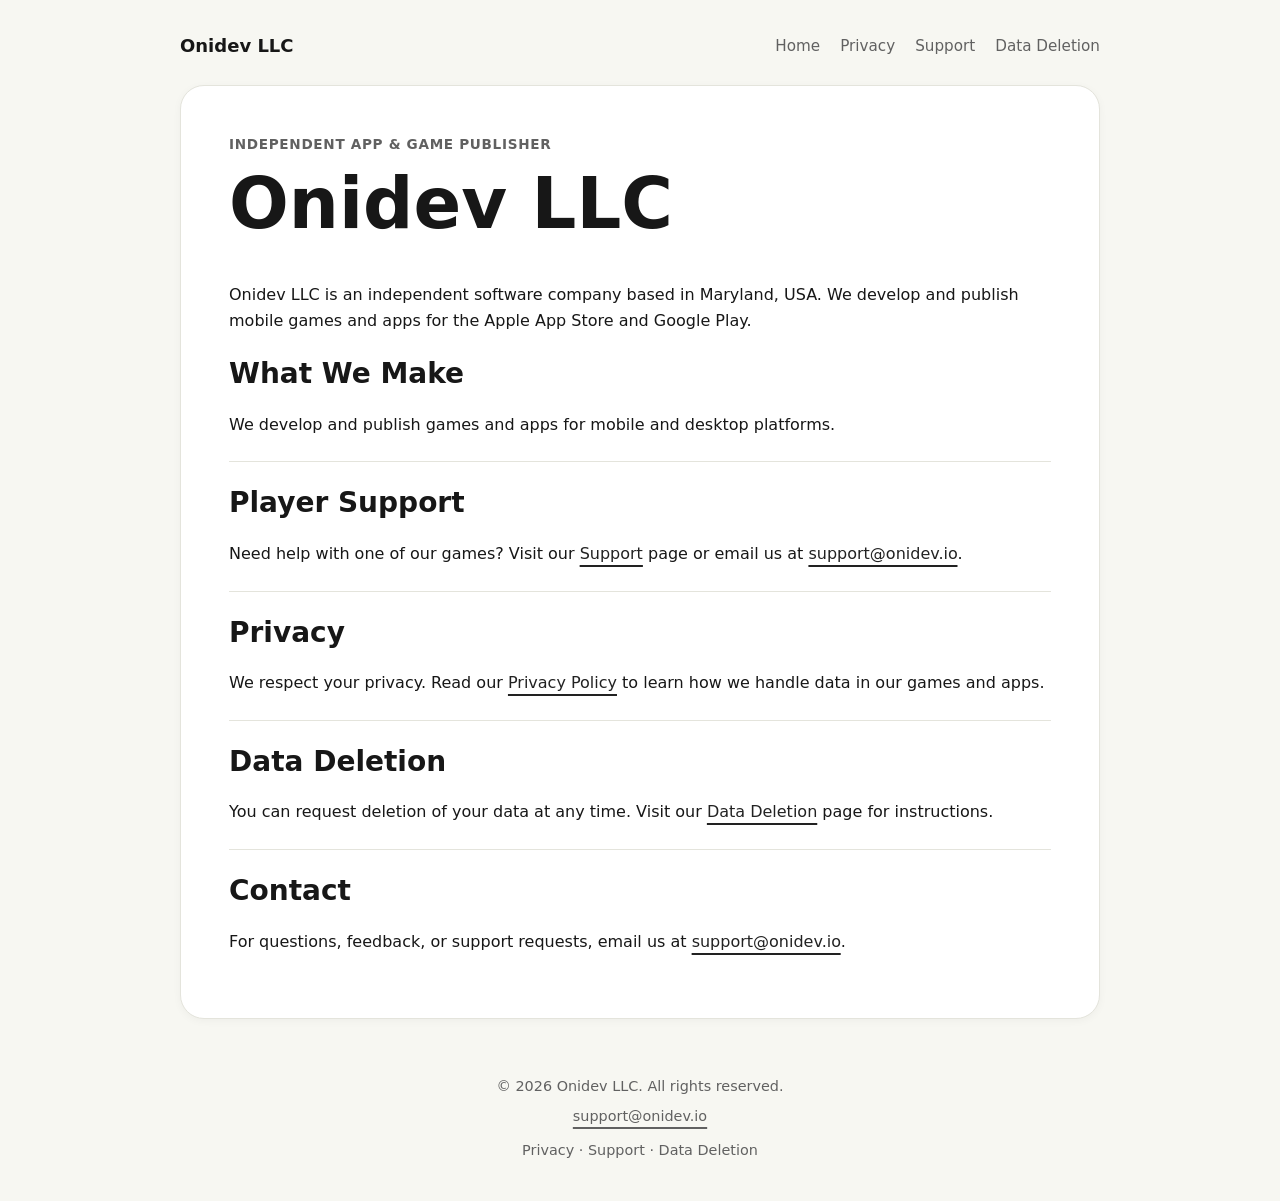
<file: index.html>
<!DOCTYPE html>
<html lang="en">
<head>
  <meta charset="UTF-8">
  <meta name="viewport" content="width=device-width, initial-scale=1.0">
  <meta name="description" content="Onidev LLC is an independent app and game publisher based in Maryland, USA.">
  <title>Onidev LLC</title>
  <link rel="stylesheet" href="./assets/styles.css">
</head>
<body>
  <header>
    <nav aria-label="Main navigation">
      <a class="brand" href="./">Onidev LLC</a>
      <div class="links">
        <a href="./">Home</a>
        <a href="./privacy/">Privacy</a>
        <a href="./support/">Support</a>
        <a href="./data-deletion/">Data Deletion</a>
      </div>
    </nav>
  </header>

  <main>
    <article class="card">
      <p class="eyebrow">Independent App &amp; Game Publisher</p>
      <h1>Onidev LLC</h1>
      <!-- Placeholder: [COMPANY_LEGAL_NAME] = Onidev LLC -->
      <!-- Placeholder: [COMPANY_COUNTRY_OR_STATE] = Maryland, USA -->
      <p>Onidev LLC is an independent software company based in Maryland, USA. We develop and publish mobile games and apps for the Apple App Store and Google Play.</p>

      <section class="section">
        <h2>What We Make</h2>
        <p>We develop and publish games and apps for mobile and desktop platforms.</p>
      </section>

      <section class="section">
        <h2>Player Support</h2>
        <!-- Placeholder: [SUPPORT_EMAIL] = support@onidev.io -->
        <p>Need help with one of our games? Visit our <a href="./support/">Support</a> page or email us at <a href="mailto:support@onidev.io">support@onidev.io</a>.</p>
      </section>

      <section class="section">
        <h2>Privacy</h2>
        <p>We respect your privacy. Read our <a href="./privacy/">Privacy Policy</a> to learn how we handle data in our games and apps.</p>
      </section>

      <section class="section">
        <h2>Data Deletion</h2>
        <p>You can request deletion of your data at any time. Visit our <a href="./data-deletion/">Data Deletion</a> page for instructions.</p>
      </section>

      <section class="section">
        <h2>Contact</h2>
        <!-- Placeholder: [SUPPORT_EMAIL] = support@onidev.io -->
        <p>For questions, feedback, or support requests, email us at <a href="mailto:support@onidev.io">support@onidev.io</a>.</p>
      </section>
    </article>
  </main>

  <footer>
    <div class="footer-content">
      <!-- Placeholder: [COMPANY_LEGAL_NAME] = Onidev LLC -->
      <p>&copy; <span id="year"></span> Onidev LLC. All rights reserved.</p>
      <!-- Placeholder: [SUPPORT_EMAIL] = support@onidev.io -->
      <p><a href="mailto:support@onidev.io">support@onidev.io</a></p>
      <p class="footer-links">
        <a href="./privacy/">Privacy</a> &middot;
        <a href="./support/">Support</a> &middot;
        <a href="./data-deletion/">Data Deletion</a>
      </p>
    </div>
  </footer>

  <script>
    document.getElementById("year").textContent = new Date().getFullYear();
  </script>
</body>
</html>
</file>
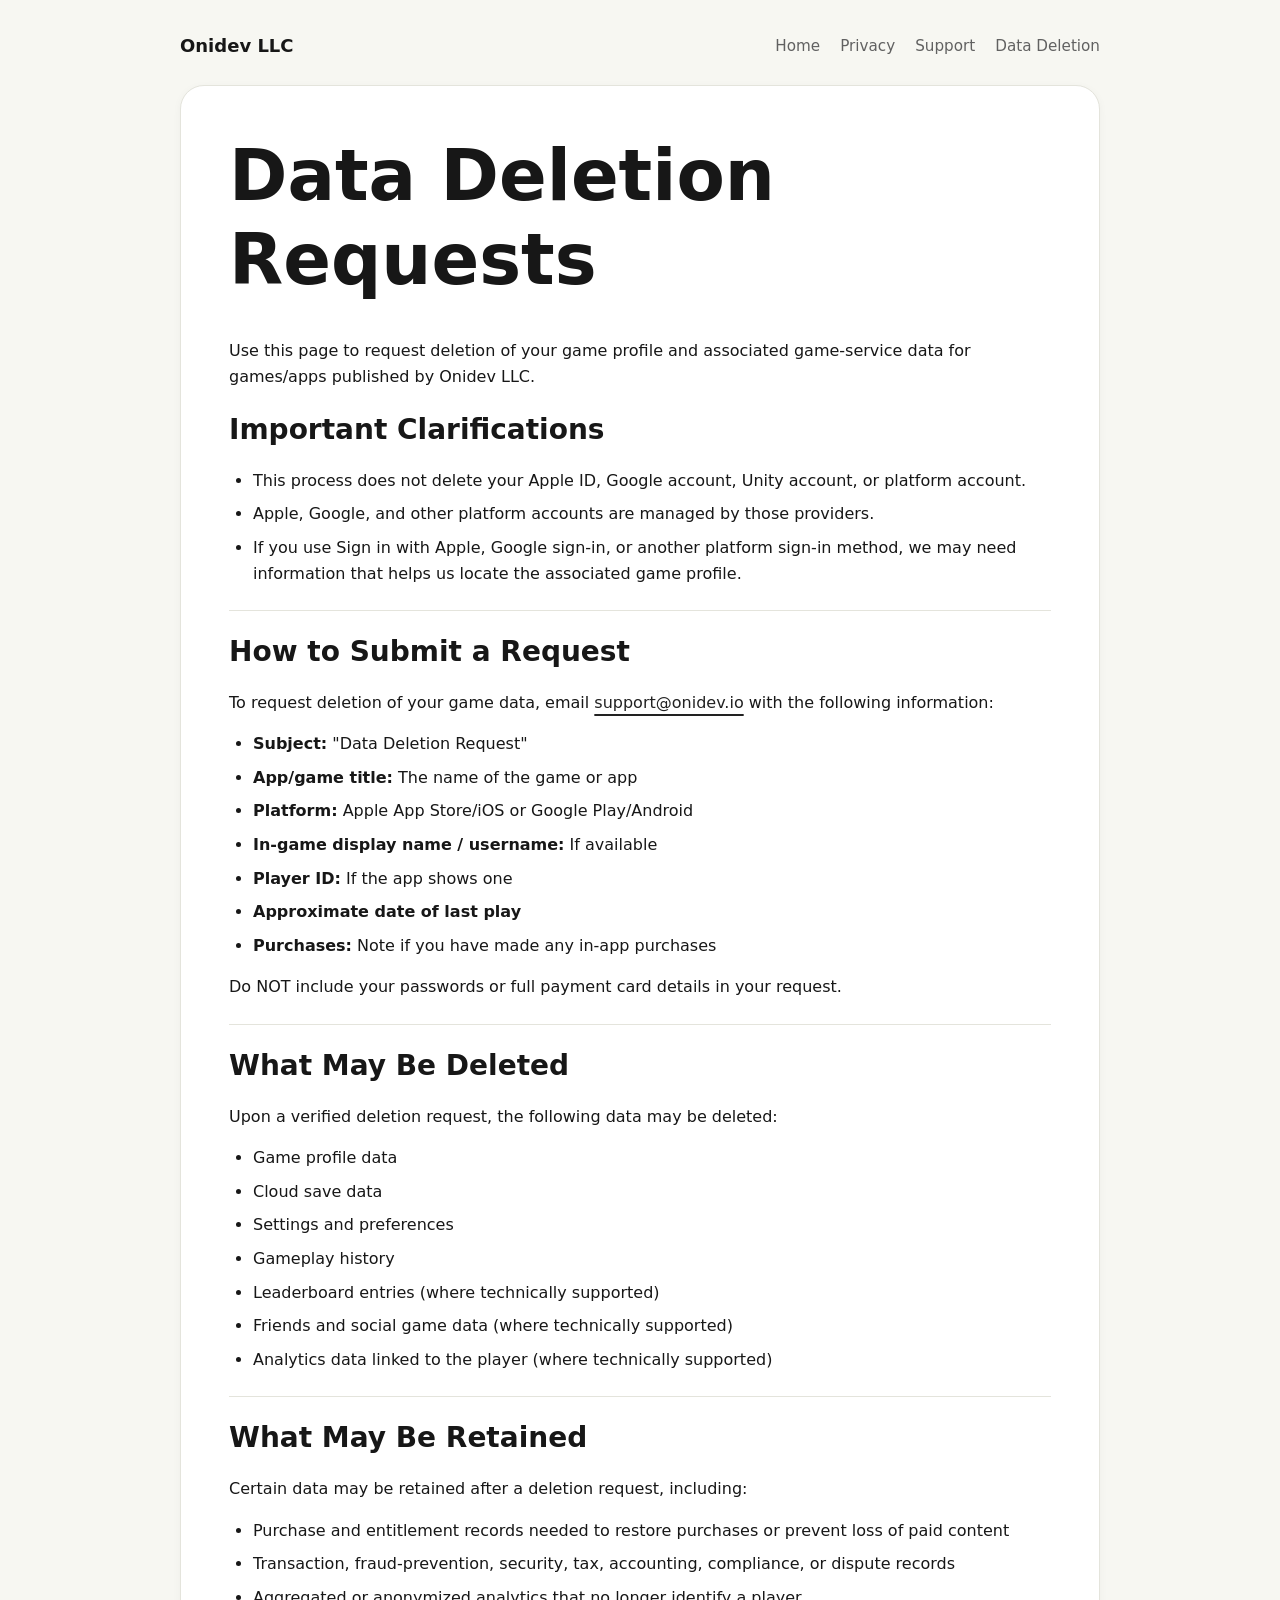
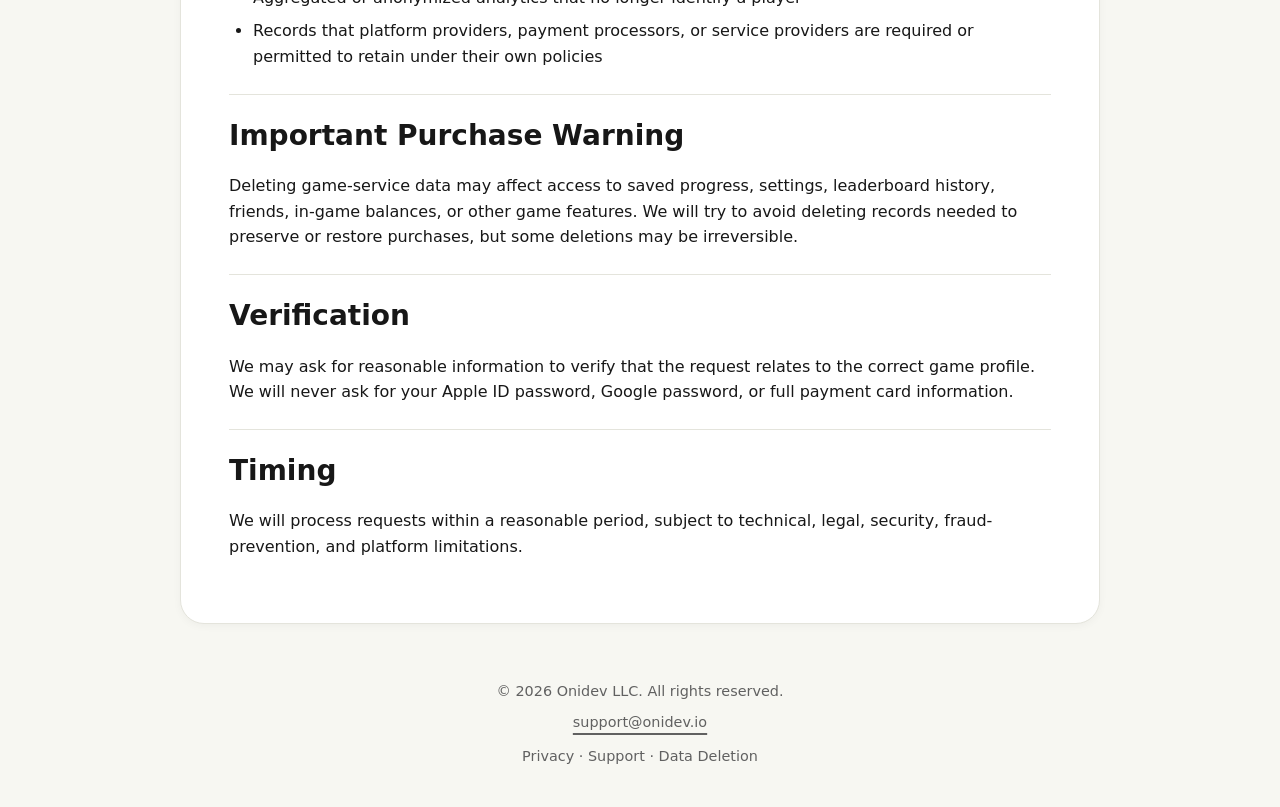
<file: data-deletion/index.html>
<!DOCTYPE html>
<html lang="en">
<head>
  <meta charset="UTF-8">
  <meta name="viewport" content="width=device-width, initial-scale=1.0">
  <meta name="description" content="Request deletion of your game profile and associated game-service data for games and apps published by Onidev LLC.">
  <title>Data Deletion | Onidev LLC</title>
  <link rel="stylesheet" href="../assets/styles.css">
</head>
<body>
  <header>
    <nav aria-label="Main navigation">
      <a class="brand" href="../">Onidev LLC</a>
      <div class="links">
        <a href="../">Home</a>
        <a href="../privacy/">Privacy</a>
        <a href="../support/">Support</a>
        <a href="../data-deletion/">Data Deletion</a>
      </div>
    </nav>
  </header>

  <main>
    <article class="card">
      <h1>Data Deletion Requests</h1>
      <!-- Placeholder: [COMPANY_LEGAL_NAME] = Onidev LLC -->
      <p>Use this page to request deletion of your game profile and associated game-service data for games/apps published by Onidev LLC.</p>

      <section class="section">
        <h2>Important Clarifications</h2>
        <ul>
          <li>This process does not delete your Apple ID, Google account, Unity account, or platform account.</li>
          <li>Apple, Google, and other platform accounts are managed by those providers.</li>
          <li>If you use Sign in with Apple, Google sign-in, or another platform sign-in method, we may need information that helps us locate the associated game profile.</li>
        </ul>
      </section>

      <section class="section">
        <h2>How to Submit a Request</h2>
        <!-- Placeholder: [SUPPORT_EMAIL] = support@onidev.io -->
        <p>To request deletion of your game data, email <a href="mailto:support@onidev.io">support@onidev.io</a> with the following information:</p>
        <ul>
          <li><strong>Subject:</strong> "Data Deletion Request"</li>
          <li><strong>App/game title:</strong> The name of the game or app</li>
          <li><strong>Platform:</strong> Apple App Store/iOS or Google Play/Android</li>
          <li><strong>In-game display name / username:</strong> If available</li>
          <li><strong>Player ID:</strong> If the app shows one</li>
          <li><strong>Approximate date of last play</strong></li>
          <li><strong>Purchases:</strong> Note if you have made any in-app purchases</li>
        </ul>
        <p>Do NOT include your passwords or full payment card details in your request.</p>
      </section>

      <section class="section">
        <h2>What May Be Deleted</h2>
        <p>Upon a verified deletion request, the following data may be deleted:</p>
        <ul>
          <li>Game profile data</li>
          <li>Cloud save data</li>
          <li>Settings and preferences</li>
          <li>Gameplay history</li>
          <li>Leaderboard entries (where technically supported)</li>
          <li>Friends and social game data (where technically supported)</li>
          <li>Analytics data linked to the player (where technically supported)</li>
        </ul>
      </section>

      <section class="section">
        <h2>What May Be Retained</h2>
        <p>Certain data may be retained after a deletion request, including:</p>
        <ul>
          <li>Purchase and entitlement records needed to restore purchases or prevent loss of paid content</li>
          <li>Transaction, fraud-prevention, security, tax, accounting, compliance, or dispute records</li>
          <li>Aggregated or anonymized analytics that no longer identify a player</li>
          <li>Records that platform providers, payment processors, or service providers are required or permitted to retain under their own policies</li>
        </ul>
      </section>

      <section class="section">
        <h2>Important Purchase Warning</h2>
        <p>Deleting game-service data may affect access to saved progress, settings, leaderboard history, friends, in-game balances, or other game features. We will try to avoid deleting records needed to preserve or restore purchases, but some deletions may be irreversible.</p>
      </section>

      <section class="section">
        <h2>Verification</h2>
        <p>We may ask for reasonable information to verify that the request relates to the correct game profile. We will never ask for your Apple ID password, Google password, or full payment card information.</p>
      </section>

      <section class="section">
        <h2>Timing</h2>
        <p>We will process requests within a reasonable period, subject to technical, legal, security, fraud-prevention, and platform limitations.</p>
      </section>
    </article>
  </main>

  <footer>
    <div class="footer-content">
      <!-- Placeholder: [COMPANY_LEGAL_NAME] = Onidev LLC -->
      <p>&copy; <span id="year"></span> Onidev LLC. All rights reserved.</p>
      <!-- Placeholder: [SUPPORT_EMAIL] = support@onidev.io -->
      <p><a href="mailto:support@onidev.io">support@onidev.io</a></p>
      <p class="footer-links">
        <a href="../privacy/">Privacy</a> &middot;
        <a href="../support/">Support</a> &middot;
        <a href="../data-deletion/">Data Deletion</a>
      </p>
    </div>
  </footer>

  <script>
    document.getElementById("year").textContent = new Date().getFullYear();
  </script>
</body>
</html>
</file>
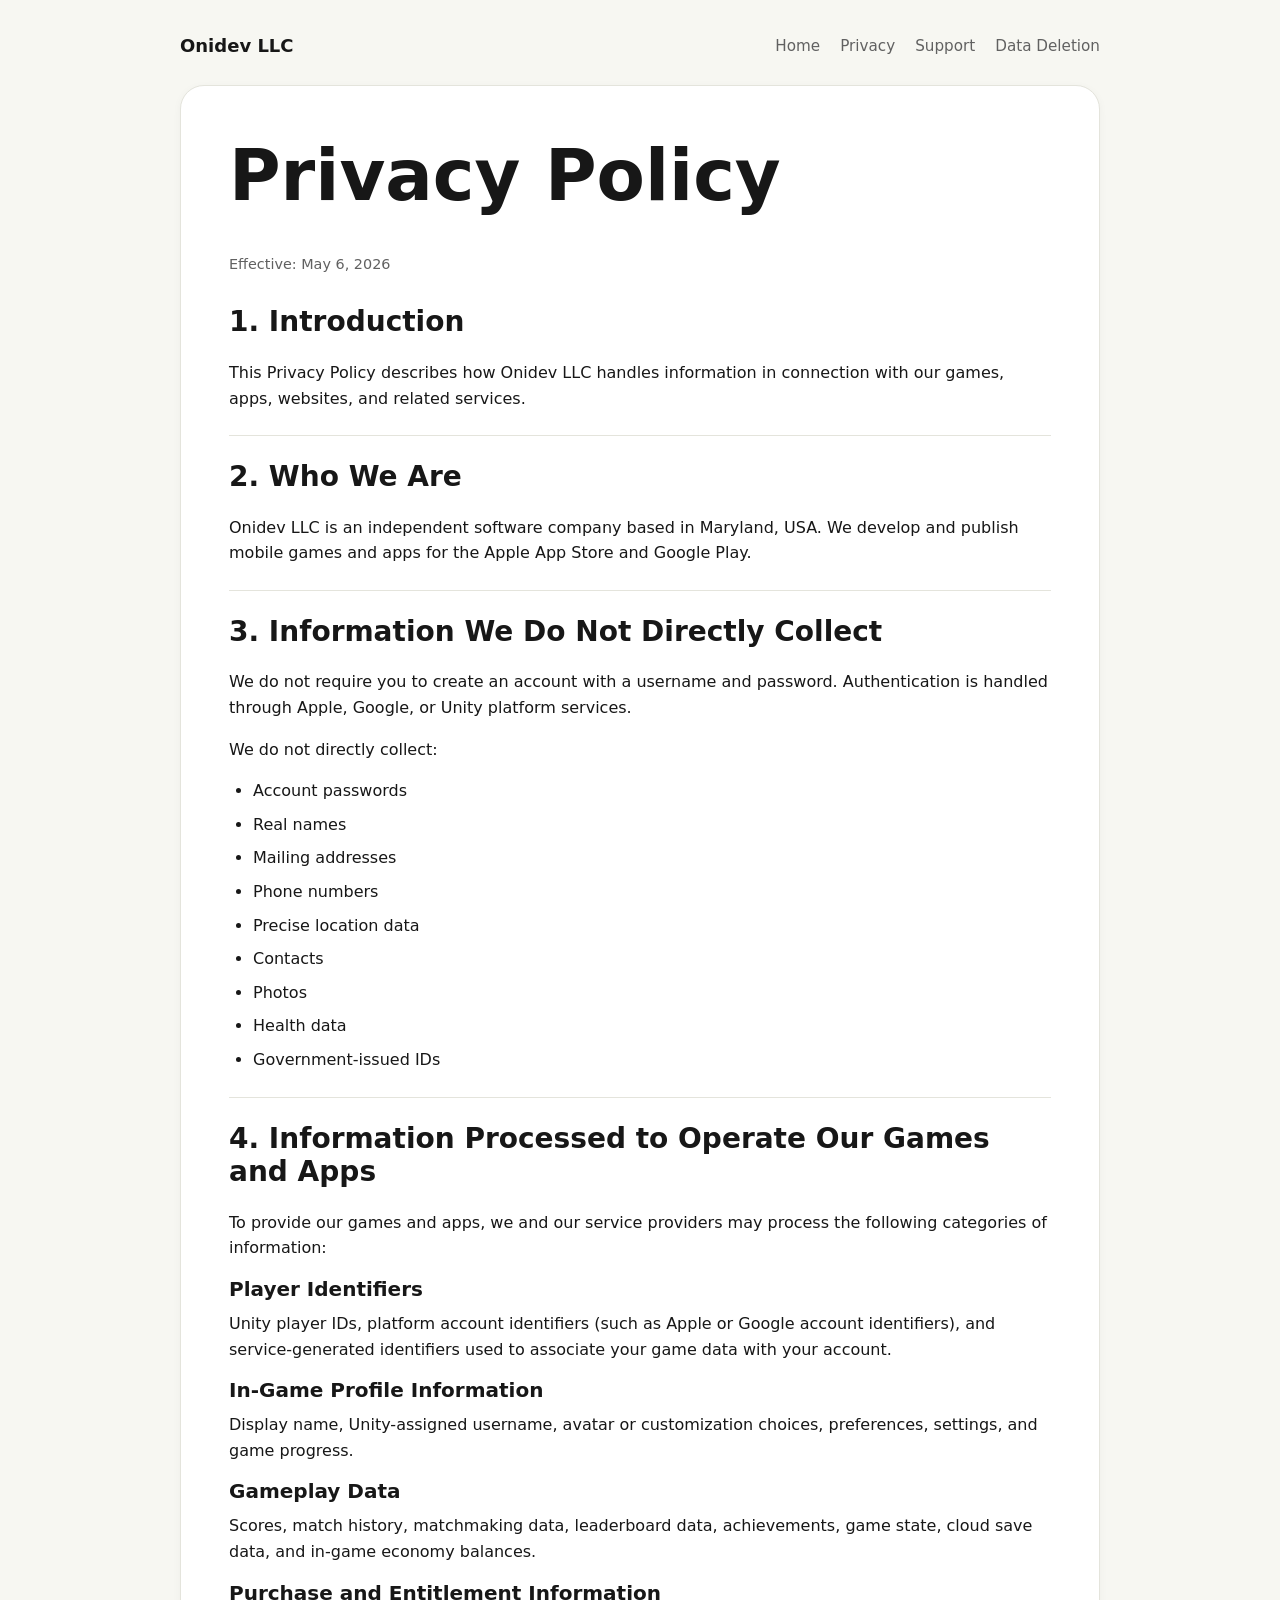
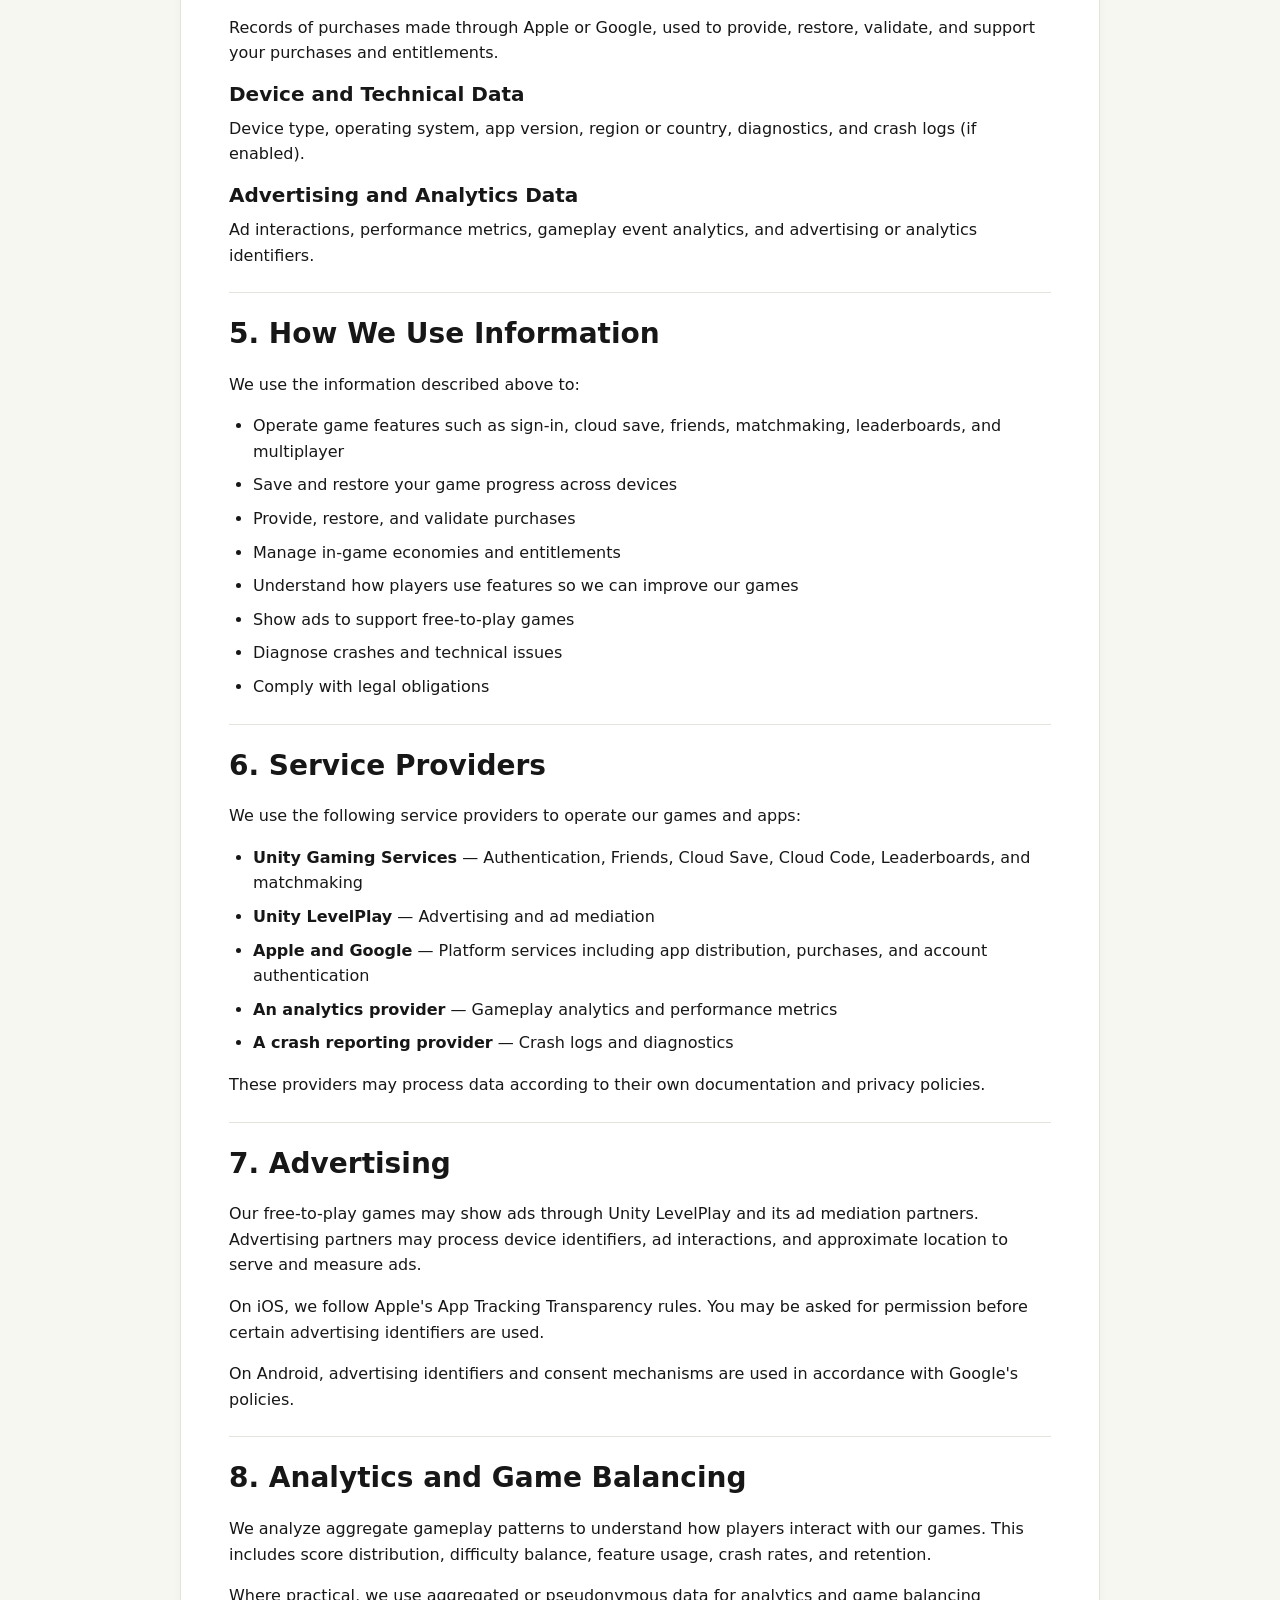
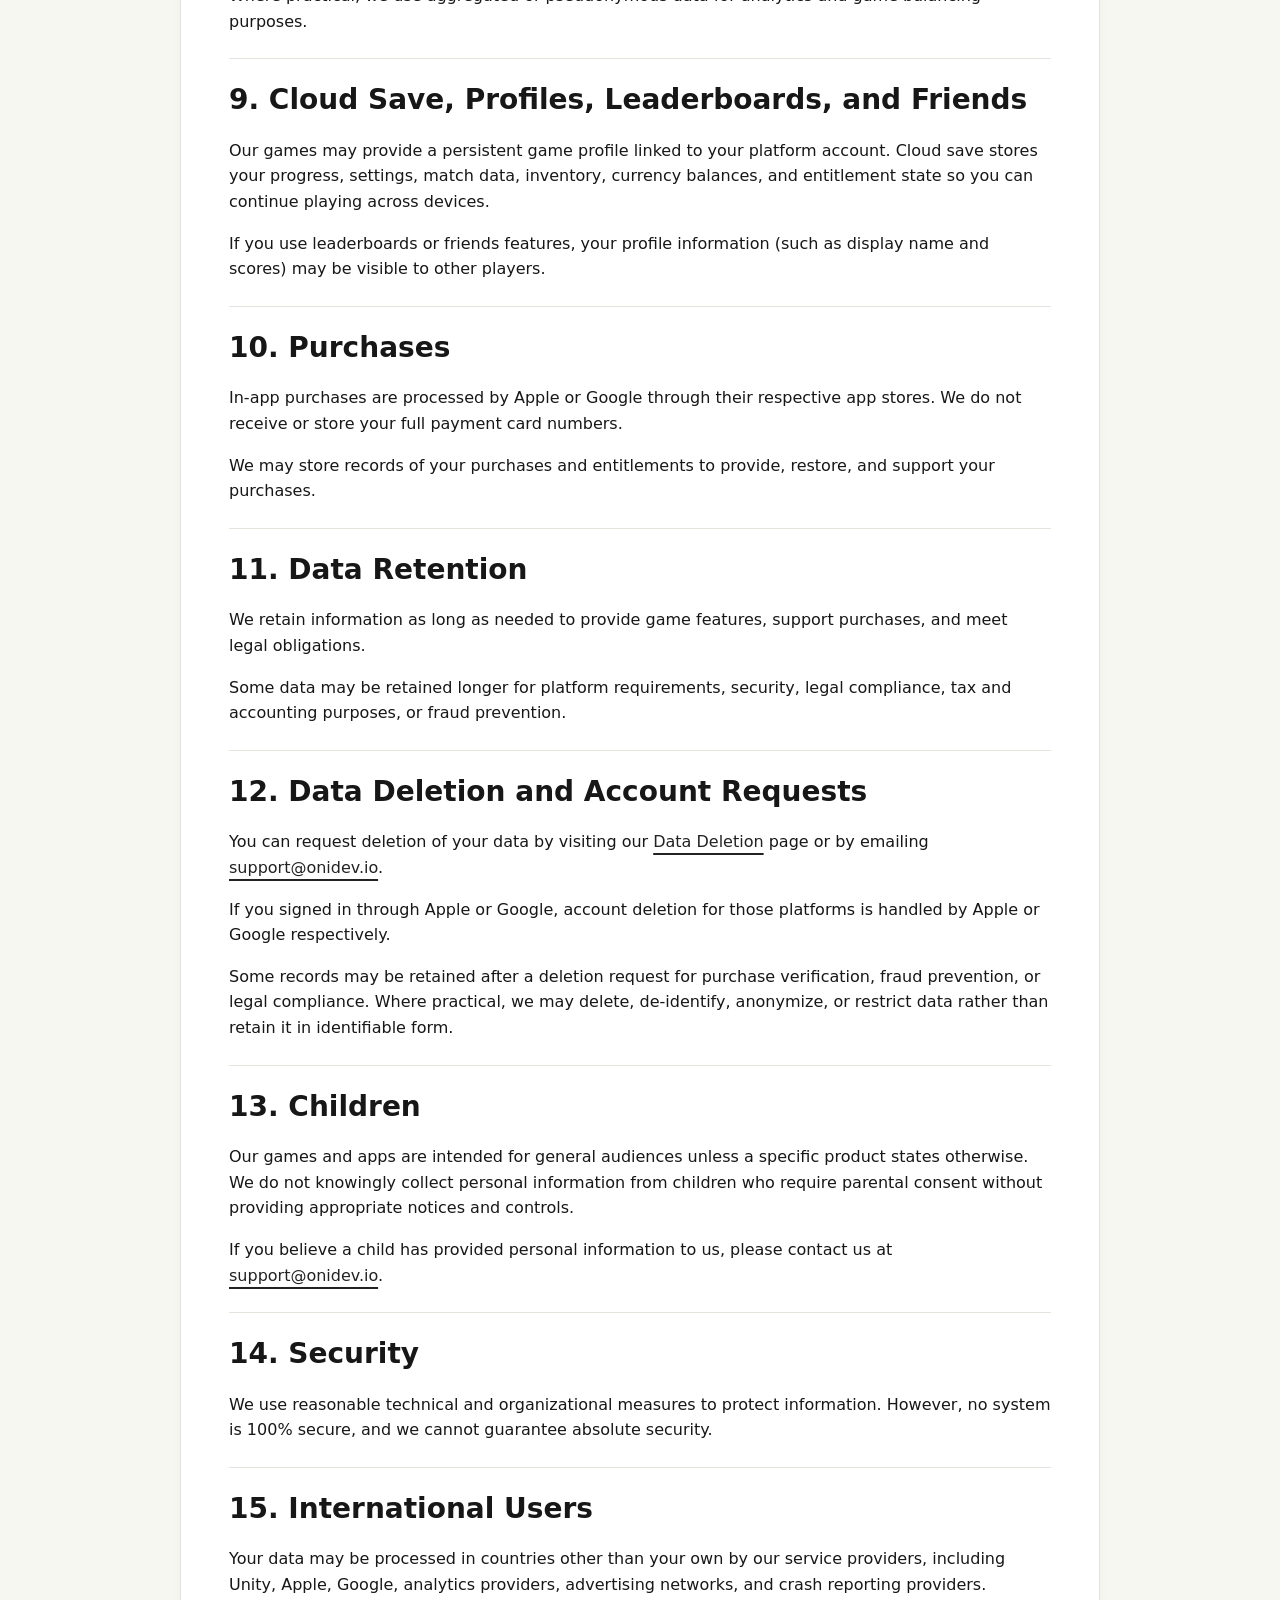
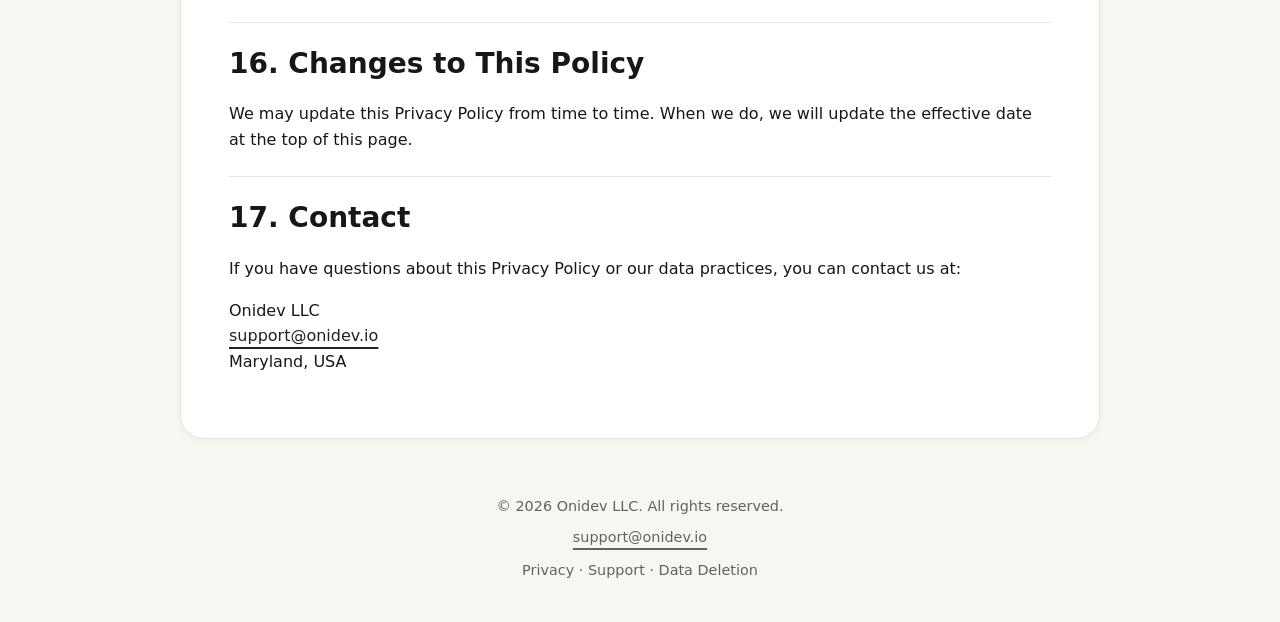
<file: privacy/index.html>
<!DOCTYPE html>
<html lang="en">
<head>
  <meta charset="UTF-8">
  <meta name="viewport" content="width=device-width, initial-scale=1.0">
  <meta name="description" content="Privacy Policy for Onidev LLC games, apps, and services.">
  <title>Privacy Policy | Onidev LLC</title>
  <link rel="stylesheet" href="../assets/styles.css">
</head>
<body>
  <header>
    <nav aria-label="Main navigation">
      <a class="brand" href="../">Onidev LLC</a>
      <div class="links">
        <a href="../">Home</a>
        <a href="../privacy/">Privacy</a>
        <a href="../support/">Support</a>
        <a href="../data-deletion/">Data Deletion</a>
      </div>
    </nav>
  </header>

  <main>
    <article class="card">
      <h1>Privacy Policy</h1>
      <!-- Placeholder: [EFFECTIVE_DATE] = May 6, 2026 -->
      <p class="updated">Effective: May 6, 2026</p>

      <!-- Section 1: Introduction -->
      <section class="section">
        <h2>1. Introduction</h2>
        <p>This Privacy Policy describes how Onidev LLC handles information in connection with our games, apps, websites, and related services.</p>
      </section>

      <!-- Section 2: Who We Are -->
      <section class="section">
        <h2>2. Who We Are</h2>
        <!-- Placeholder: [COMPANY_LEGAL_NAME] = Onidev LLC -->
        <!-- Placeholder: [COMPANY_COUNTRY_OR_STATE] = Maryland, USA -->
        <p>Onidev LLC is an independent software company based in Maryland, USA. We develop and publish mobile games and apps for the Apple App Store and Google Play.</p>
      </section>

      <!-- Section 3: Information We Do Not Directly Collect -->
      <section class="section">
        <h2>3. Information We Do Not Directly Collect</h2>
        <p>We do not require you to create an account with a username and password. Authentication is handled through Apple, Google, or Unity platform services.</p>
        <p>We do not directly collect:</p>
        <ul>
          <li>Account passwords</li>
          <li>Real names</li>
          <li>Mailing addresses</li>
          <li>Phone numbers</li>
          <li>Precise location data</li>
          <li>Contacts</li>
          <li>Photos</li>
          <li>Health data</li>
          <li>Government-issued IDs</li>
        </ul>
      </section>

      <!-- Section 4: Information Processed to Operate Our Games and Apps -->
      <section class="section">
        <h2>4. Information Processed to Operate Our Games and Apps</h2>
        <p>To provide our games and apps, we and our service providers may process the following categories of information:</p>

        <h3>Player Identifiers</h3>
        <p>Unity player IDs, platform account identifiers (such as Apple or Google account identifiers), and service-generated identifiers used to associate your game data with your account.</p>

        <h3>In-Game Profile Information</h3>
        <p>Display name, Unity-assigned username, avatar or customization choices, preferences, settings, and game progress.</p>

        <h3>Gameplay Data</h3>
        <p>Scores, match history, matchmaking data, leaderboard data, achievements, game state, cloud save data, and in-game economy balances.</p>

        <h3>Purchase and Entitlement Information</h3>
        <p>Records of purchases made through Apple or Google, used to provide, restore, validate, and support your purchases and entitlements.</p>

        <h3>Device and Technical Data</h3>
        <p>Device type, operating system, app version, region or country, diagnostics, and crash logs (if enabled).</p>

        <h3>Advertising and Analytics Data</h3>
        <p>Ad interactions, performance metrics, gameplay event analytics, and advertising or analytics identifiers.</p>
      </section>

      <!-- Section 5: How We Use Information -->
      <section class="section">
        <h2>5. How We Use Information</h2>
        <p>We use the information described above to:</p>
        <ul>
          <li>Operate game features such as sign-in, cloud save, friends, matchmaking, leaderboards, and multiplayer</li>
          <li>Save and restore your game progress across devices</li>
          <li>Provide, restore, and validate purchases</li>
          <li>Manage in-game economies and entitlements</li>
          <li>Understand how players use features so we can improve our games</li>
          <li>Show ads to support free-to-play games</li>
          <li>Diagnose crashes and technical issues</li>
          <li>Comply with legal obligations</li>
        </ul>
      </section>

      <!-- Section 6: Service Providers -->
      <section class="section">
        <h2>6. Service Providers</h2>
        <p>We use the following service providers to operate our games and apps:</p>
        <ul>
          <li><strong>Unity Gaming Services</strong> — Authentication, Friends, Cloud Save, Cloud Code, Leaderboards, and matchmaking</li>
          <li><strong>Unity LevelPlay</strong> — Advertising and ad mediation</li>
          <li><strong>Apple and Google</strong> — Platform services including app distribution, purchases, and account authentication</li>
          <li><strong>An analytics provider</strong> — Gameplay analytics and performance metrics</li>
          <li><strong>A crash reporting provider</strong> — Crash logs and diagnostics</li>
        </ul>
        <p>These providers may process data according to their own documentation and privacy policies.</p>
      </section>

      <!-- Section 7: Advertising -->
      <section class="section">
        <h2>7. Advertising</h2>
        <p>Our free-to-play games may show ads through Unity LevelPlay and its ad mediation partners. Advertising partners may process device identifiers, ad interactions, and approximate location to serve and measure ads.</p>
        <p>On iOS, we follow Apple's App Tracking Transparency rules. You may be asked for permission before certain advertising identifiers are used.</p>
        <p>On Android, advertising identifiers and consent mechanisms are used in accordance with Google's policies.</p>
      </section>

      <!-- Section 8: Analytics and Game Balancing -->
      <section class="section">
        <h2>8. Analytics and Game Balancing</h2>
        <p>We analyze aggregate gameplay patterns to understand how players interact with our games. This includes score distribution, difficulty balance, feature usage, crash rates, and retention.</p>
        <p>Where practical, we use aggregated or pseudonymous data for analytics and game balancing purposes.</p>
      </section>

      <!-- Section 9: Cloud Save, Profiles, Leaderboards, and Friends -->
      <section class="section">
        <h2>9. Cloud Save, Profiles, Leaderboards, and Friends</h2>
        <p>Our games may provide a persistent game profile linked to your platform account. Cloud save stores your progress, settings, match data, inventory, currency balances, and entitlement state so you can continue playing across devices.</p>
        <p>If you use leaderboards or friends features, your profile information (such as display name and scores) may be visible to other players.</p>
      </section>

      <!-- Section 10: Purchases -->
      <section class="section">
        <h2>10. Purchases</h2>
        <p>In-app purchases are processed by Apple or Google through their respective app stores. We do not receive or store your full payment card numbers.</p>
        <p>We may store records of your purchases and entitlements to provide, restore, and support your purchases.</p>
      </section>

      <!-- Section 11: Data Retention -->
      <section class="section">
        <h2>11. Data Retention</h2>
        <p>We retain information as long as needed to provide game features, support purchases, and meet legal obligations.</p>
        <p>Some data may be retained longer for platform requirements, security, legal compliance, tax and accounting purposes, or fraud prevention.</p>
      </section>

      <!-- Section 12: Data Deletion and Account Requests -->
      <section class="section">
        <h2>12. Data Deletion and Account Requests</h2>
        <!-- Placeholder: [SUPPORT_EMAIL] = support@onidev.io -->
        <p>You can request deletion of your data by visiting our <a href="../data-deletion/">Data Deletion</a> page or by emailing <a href="mailto:support@onidev.io">support@onidev.io</a>.</p>
        <p>If you signed in through Apple or Google, account deletion for those platforms is handled by Apple or Google respectively.</p>
        <p>Some records may be retained after a deletion request for purchase verification, fraud prevention, or legal compliance. Where practical, we may delete, de-identify, anonymize, or restrict data rather than retain it in identifiable form.</p>
      </section>

      <!-- Section 13: Children -->
      <section class="section">
        <h2>13. Children</h2>
        <p>Our games and apps are intended for general audiences unless a specific product states otherwise. We do not knowingly collect personal information from children who require parental consent without providing appropriate notices and controls.</p>
        <!-- Placeholder: [SUPPORT_EMAIL] = support@onidev.io -->
        <p>If you believe a child has provided personal information to us, please contact us at <a href="mailto:support@onidev.io">support@onidev.io</a>.</p>
      </section>

      <!-- Section 14: Security -->
      <section class="section">
        <h2>14. Security</h2>
        <p>We use reasonable technical and organizational measures to protect information. However, no system is 100% secure, and we cannot guarantee absolute security.</p>
      </section>

      <!-- Section 15: International Users -->
      <section class="section">
        <h2>15. International Users</h2>
        <p>Your data may be processed in countries other than your own by our service providers, including Unity, Apple, Google, analytics providers, advertising networks, and crash reporting providers.</p>
      </section>

      <!-- Section 16: Changes to This Policy -->
      <section class="section">
        <h2>16. Changes to This Policy</h2>
        <p>We may update this Privacy Policy from time to time. When we do, we will update the effective date at the top of this page.</p>
      </section>

      <!-- Section 17: Contact -->
      <section class="section">
        <h2>17. Contact</h2>
        <!-- Placeholder: [COMPANY_LEGAL_NAME] = Onidev LLC -->
        <!-- Placeholder: [SUPPORT_EMAIL] = support@onidev.io -->
        <!-- Placeholder: [COMPANY_COUNTRY_OR_STATE] = Maryland, USA -->
        <p>If you have questions about this Privacy Policy or our data practices, you can contact us at:</p>
        <p>
          Onidev LLC<br>
          <a href="mailto:support@onidev.io">support@onidev.io</a><br>
          Maryland, USA
        </p>
      </section>

    </article>
  </main>

  <footer>
    <div class="footer-content">
      <!-- Placeholder: [COMPANY_LEGAL_NAME] = Onidev LLC -->
      <p>&copy; <span id="year"></span> Onidev LLC. All rights reserved.</p>
      <!-- Placeholder: [SUPPORT_EMAIL] = support@onidev.io -->
      <p><a href="mailto:support@onidev.io">support@onidev.io</a></p>
      <p class="footer-links">
        <a href="../privacy/">Privacy</a> &middot;
        <a href="../support/">Support</a> &middot;
        <a href="../data-deletion/">Data Deletion</a>
      </p>
    </div>
  </footer>

  <script>
    document.getElementById("year").textContent = new Date().getFullYear();
  </script>
</body>
</html>
</file>
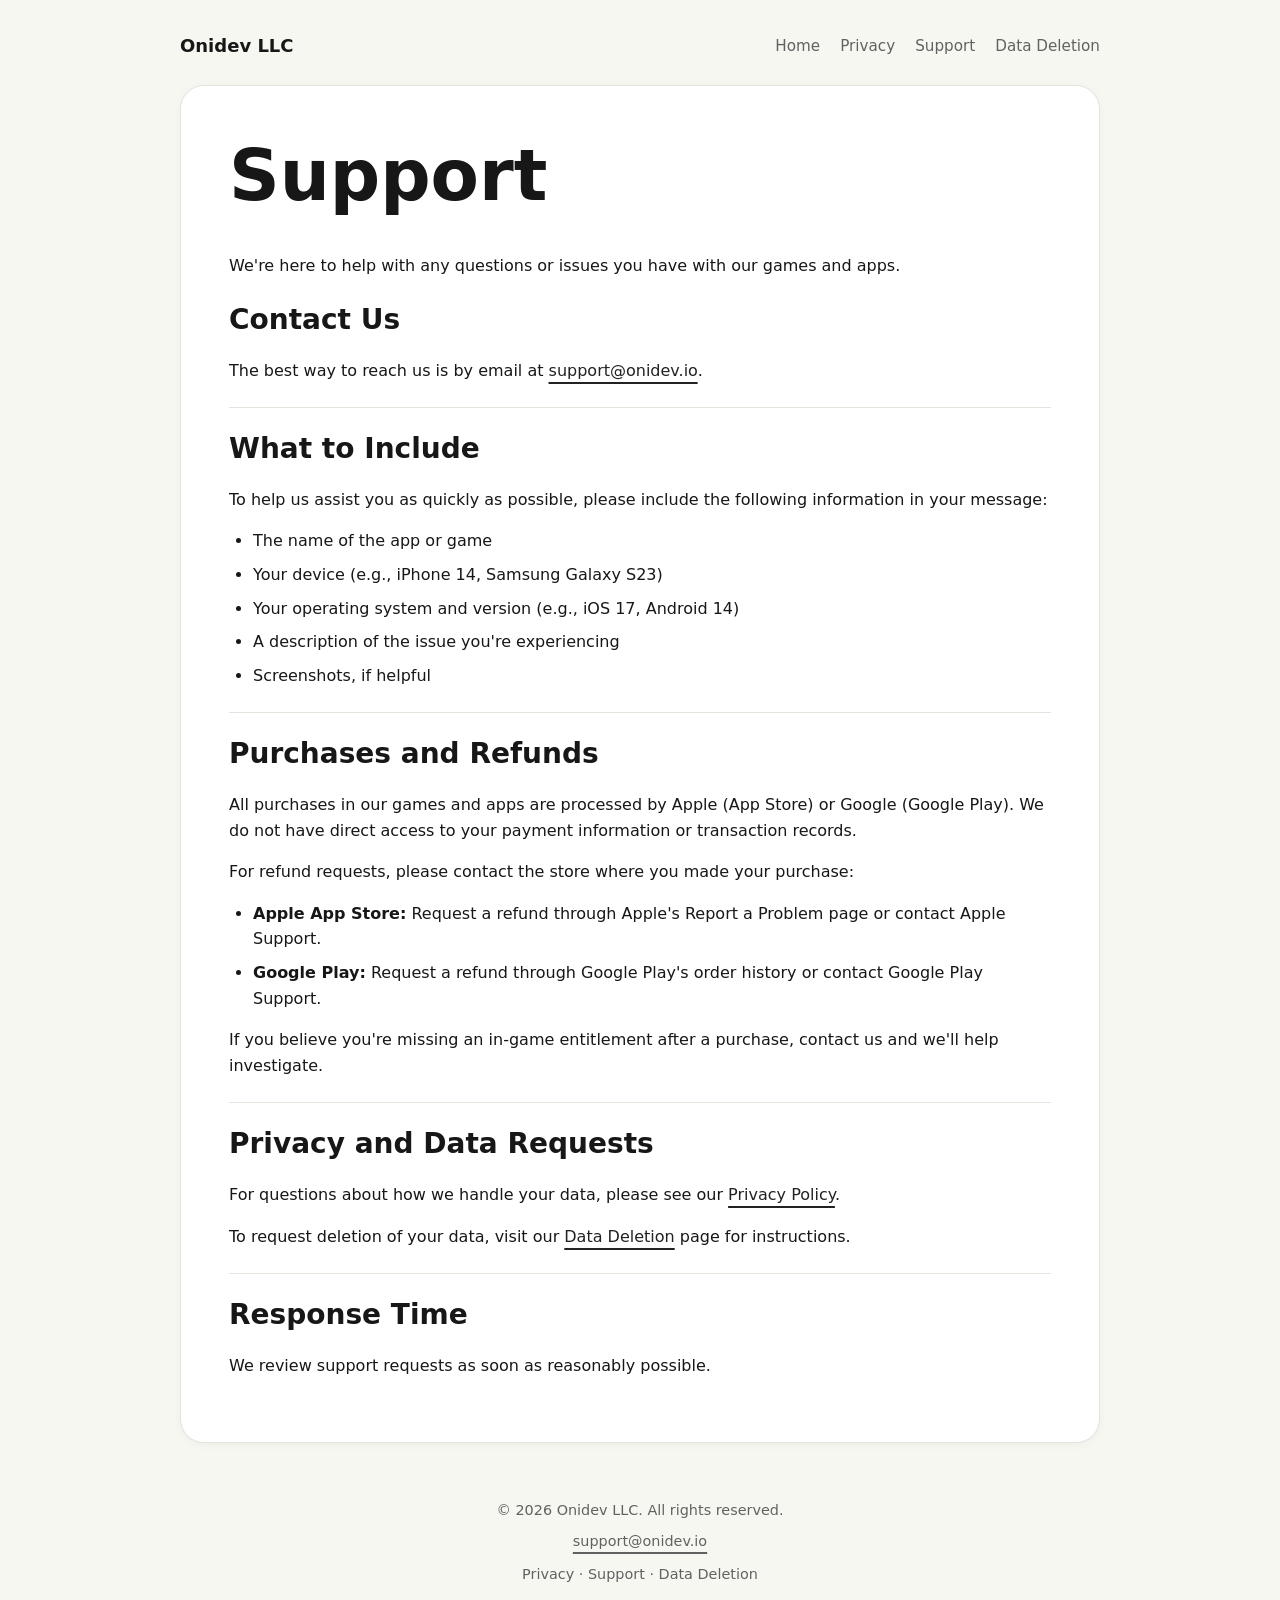
<file: support/index.html>
<!DOCTYPE html>
<html lang="en">
<head>
  <meta charset="UTF-8">
  <meta name="viewport" content="width=device-width, initial-scale=1.0">
  <meta name="description" content="Get help with Onidev LLC games and apps. Contact support, request refunds, or submit privacy and data requests.">
  <title>Support | Onidev LLC</title>
  <link rel="stylesheet" href="../assets/styles.css">
</head>
<body>
  <header>
    <nav aria-label="Main navigation">
      <a class="brand" href="../">Onidev LLC</a>
      <div class="links">
        <a href="../">Home</a>
        <a href="../privacy/">Privacy</a>
        <a href="../support/">Support</a>
        <a href="../data-deletion/">Data Deletion</a>
      </div>
    </nav>
  </header>

  <main>
    <article class="card">
      <h1>Support</h1>
      <p>We're here to help with any questions or issues you have with our games and apps.</p>

      <section class="section">
        <h2>Contact Us</h2>
        <!-- Placeholder: [SUPPORT_EMAIL] = support@onidev.io -->
        <p>The best way to reach us is by email at <a href="mailto:support@onidev.io">support@onidev.io</a>.</p>
      </section>

      <section class="section">
        <h2>What to Include</h2>
        <p>To help us assist you as quickly as possible, please include the following information in your message:</p>
        <ul>
          <li>The name of the app or game</li>
          <li>Your device (e.g., iPhone 14, Samsung Galaxy S23)</li>
          <li>Your operating system and version (e.g., iOS 17, Android 14)</li>
          <li>A description of the issue you're experiencing</li>
          <li>Screenshots, if helpful</li>
        </ul>
      </section>

      <section class="section">
        <h2>Purchases and Refunds</h2>
        <p>All purchases in our games and apps are processed by Apple (App Store) or Google (Google Play). We do not have direct access to your payment information or transaction records.</p>
        <p>For refund requests, please contact the store where you made your purchase:</p>
        <ul>
          <li><strong>Apple App Store:</strong> Request a refund through Apple's Report a Problem page or contact Apple Support.</li>
          <li><strong>Google Play:</strong> Request a refund through Google Play's order history or contact Google Play Support.</li>
        </ul>
        <p>If you believe you're missing an in-game entitlement after a purchase, contact us and we'll help investigate.</p>
      </section>

      <section class="section">
        <h2>Privacy and Data Requests</h2>
        <p>For questions about how we handle your data, please see our <a href="../privacy/">Privacy Policy</a>.</p>
        <p>To request deletion of your data, visit our <a href="../data-deletion/">Data Deletion</a> page for instructions.</p>
      </section>

      <section class="section">
        <h2>Response Time</h2>
        <p>We review support requests as soon as reasonably possible.</p>
      </section>
    </article>
  </main>

  <footer>
    <div class="footer-content">
      <!-- Placeholder: [COMPANY_LEGAL_NAME] = Onidev LLC -->
      <p>&copy; <span id="year"></span> Onidev LLC. All rights reserved.</p>
      <!-- Placeholder: [SUPPORT_EMAIL] = support@onidev.io -->
      <p><a href="mailto:support@onidev.io">support@onidev.io</a></p>
      <p class="footer-links">
        <a href="../privacy/">Privacy</a> &middot;
        <a href="../support/">Support</a> &middot;
        <a href="../data-deletion/">Data Deletion</a>
      </p>
    </div>
  </footer>

  <script>
    document.getElementById("year").textContent = new Date().getFullYear();
  </script>
</body>
</html>
</file>
<file: assets/styles.css>
/* ==========================================================================
   Onidev LLC — Shared Stylesheet
   /assets/styles.css
   ========================================================================== */

/* --------------------------------------------------------------------------
   CSS Custom Properties (Design Tokens)
   Requirements: 4.2
   -------------------------------------------------------------------------- */
:root {
  --bg: #f7f7f2;       /* Page background — warm off-white */
  --text: #171717;      /* Primary text — near-black */
  --muted: #616161;     /* Secondary text — medium gray */
  --card: #ffffff;      /* Card/content background — white */
  --border: #e4e4dc;    /* Borders and dividers — light warm gray */
  --accent: #222222;    /* Links and interactive elements — dark */
}

/* --------------------------------------------------------------------------
   Base Reset and Typography
   Requirements: 4.3, 4.4
   -------------------------------------------------------------------------- */
*,
*::before,
*::after {
  box-sizing: border-box;
}

html {
  font-size: 100%;
  -webkit-text-size-adjust: 100%;
}

body {
  margin: 0;
  padding: 32px 20px;
  font-family: system-ui, -apple-system, BlinkMacSystemFont, "Segoe UI", sans-serif;
  font-size: 1rem;
  line-height: 1.6;
  color: var(--text);
  background-color: var(--bg);
}

/* --------------------------------------------------------------------------
   Headings — Fluid Scaling with clamp()
   Requirements: 4.4
   -------------------------------------------------------------------------- */
h1, h2, h3, h4, h5, h6 {
  margin-top: 0;
  line-height: 1.2;
  color: var(--text);
}

h1 {
  font-size: clamp(2.2rem, 6vw, 4.4rem);
  font-weight: 700;
  margin-bottom: 0.5em;
}

h2 {
  font-size: clamp(1.4rem, 3vw, 1.75rem);
  font-weight: 600;
  margin-bottom: 0.75em;
}

h3 {
  font-size: clamp(1.1rem, 2vw, 1.25rem);
  font-weight: 600;
  margin-bottom: 0.5em;
}

p {
  margin-top: 0;
  margin-bottom: 1em;
}

/* --------------------------------------------------------------------------
   Links
   Requirements: 4.2, 5.1
   -------------------------------------------------------------------------- */
a {
  color: var(--accent);
  text-decoration: underline;
  text-decoration-thickness: 2px;
  text-underline-offset: 6px;
  text-decoration-skip-ink: none;
  transition: opacity 0.15s ease;
}

a:hover {
  opacity: 0.7;
}

/* --------------------------------------------------------------------------
   Header and Navigation
   Requirements: 4.2
   -------------------------------------------------------------------------- */
header {
  max-width: 920px;
  margin: 0 auto 24px;
}

nav {
  display: flex;
  flex-wrap: wrap;
  align-items: center;
  justify-content: space-between;
  gap: 12px 24px;
}

.brand {
  font-weight: 700;
  font-size: 1.125rem;
  text-decoration: none;
  color: var(--text);
}

.brand:hover {
  opacity: 0.7;
}

.links {
  display: flex;
  flex-wrap: wrap;
  gap: 8px 20px;
}

.links a {
  font-size: 0.95rem;
  color: var(--muted);
  text-decoration: none;
}

.links a:hover {
  text-decoration: underline;
  text-decoration-thickness: 2px;
  text-underline-offset: 6px;
  text-decoration-skip-ink: none;
  color: var(--accent);
}

/* --------------------------------------------------------------------------
   Main Content Area
   Requirements: 4.2, 4.5
   -------------------------------------------------------------------------- */
main {
  max-width: 920px;
  margin: 0 auto;
}

/* --------------------------------------------------------------------------
   Card Component
   Requirements: 4.2, 5.1
   -------------------------------------------------------------------------- */
.card {
  background-color: var(--card);
  border: 1px solid var(--border);
  border-radius: 24px;
  box-shadow: 0 2px 8px rgba(0, 0, 0, 0.04);
  padding: 48px;
}

/* --------------------------------------------------------------------------
   Eyebrow Text
   Requirements: 4.2
   -------------------------------------------------------------------------- */
.eyebrow {
  font-size: 0.85rem;
  font-weight: 600;
  text-transform: uppercase;
  letter-spacing: 0.05em;
  color: var(--muted);
  margin-bottom: 0.5em;
}

/* --------------------------------------------------------------------------
   Section Component
   Requirements: 4.2
   -------------------------------------------------------------------------- */
.section {
  border-top: 1px solid var(--border);
  padding-top: 1.5em;
  margin-top: 1.5em;
}

.section:first-of-type {
  border-top: none;
  padding-top: 0;
  margin-top: 1.5em;
}

/* --------------------------------------------------------------------------
   Updated Date Text (Privacy Policy)
   Requirements: 4.2
   -------------------------------------------------------------------------- */
.updated {
  font-size: 0.9rem;
  color: var(--muted);
  margin-bottom: 2em;
}

/* --------------------------------------------------------------------------
   Footer
   Requirements: 4.2
   -------------------------------------------------------------------------- */
footer {
  max-width: 920px;
  margin: 32px auto 0;
  padding-top: 24px;
  text-align: center;
}

.footer-content {
  font-size: 0.9rem;
  color: var(--muted);
}

.footer-content p {
  margin-bottom: 0.5em;
}

.footer-content a {
  color: var(--muted);
}

.footer-content a:hover {
  color: var(--accent);
}

.footer-links {
  margin-top: 0.75em;
}

.footer-links a {
  text-decoration: none;
}

.footer-links a:hover {
  text-decoration: underline;
  text-decoration-thickness: 2px;
  text-underline-offset: 6px;
  text-decoration-skip-ink: none;
}

/* --------------------------------------------------------------------------
   Lists
   Requirements: 4.4
   -------------------------------------------------------------------------- */
ul, ol {
  margin-top: 0;
  margin-bottom: 1em;
  padding-left: 1.5em;
}

li {
  margin-bottom: 0.5em;
}

/* --------------------------------------------------------------------------
   Responsive Breakpoint — Mobile (≤640px)
   Requirements: 4.5, 1.7
   -------------------------------------------------------------------------- */
@media (max-width: 640px) {
  body {
    padding: 20px 16px;
  }

  .card {
    padding: 30px;
  }

  nav {
    justify-content: center;
    text-align: center;
  }

  .links {
    justify-content: center;
    width: 100%;
  }

  footer {
    margin-top: 24px;
  }
}
</file>
